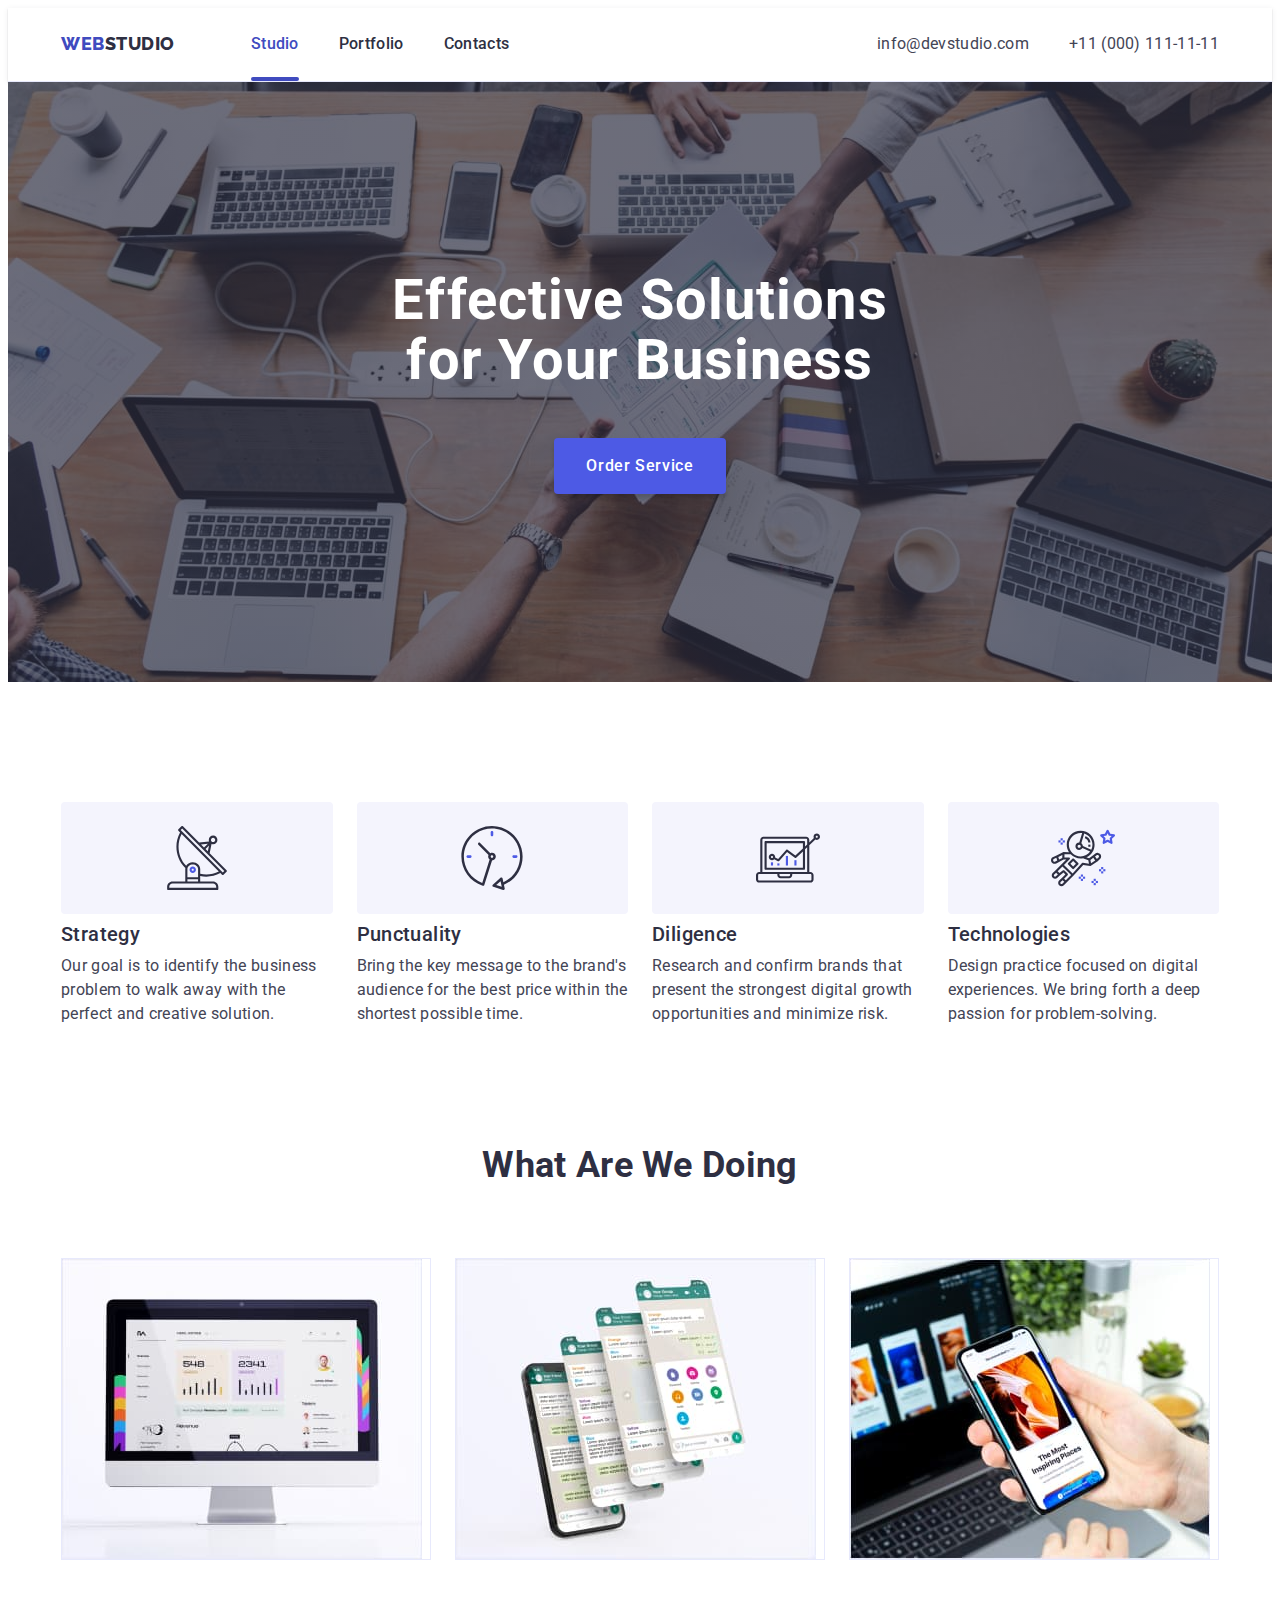
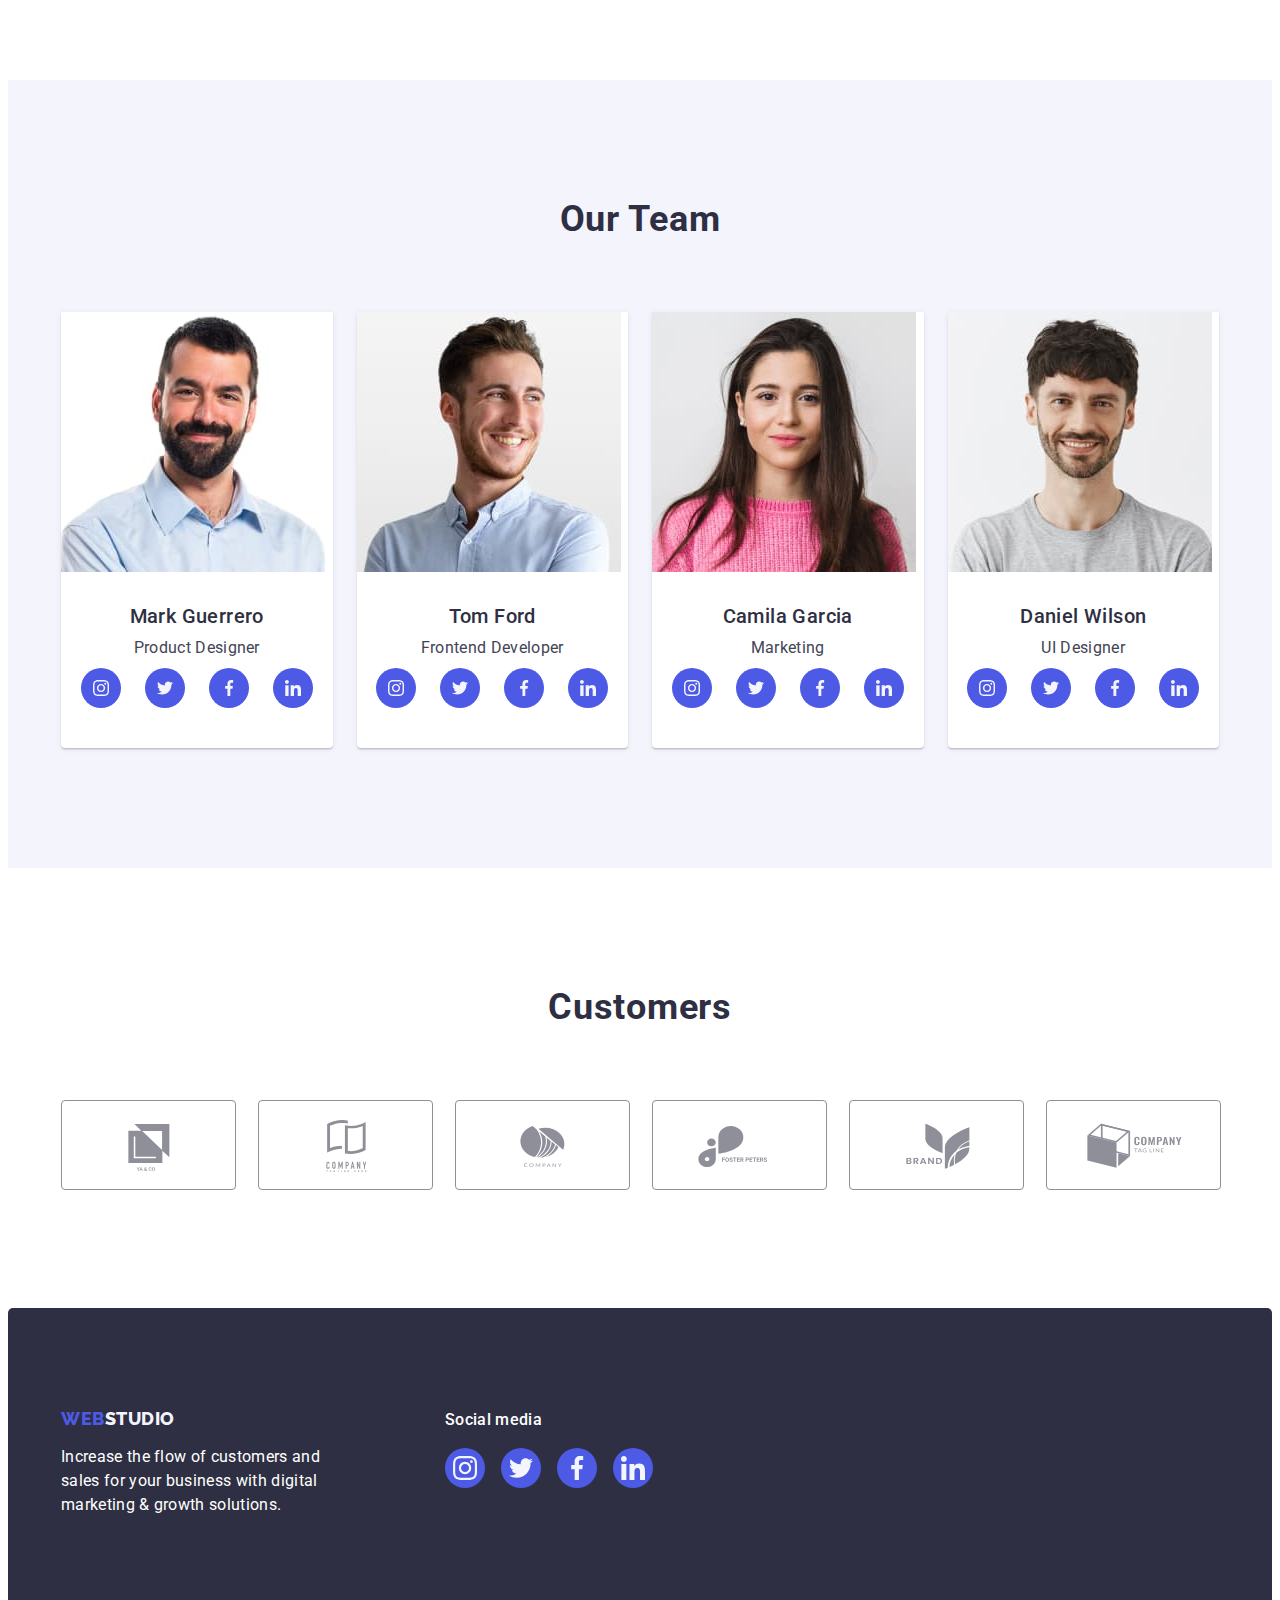
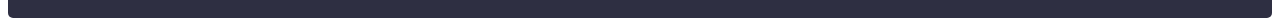
<file: index.html>
<!DOCTYPE html>
<html lang="en">
  <head>
    <meta charset="UTF-8" />
    <meta http-equiv="X-UA-Compatible" content="IE=edge" />
    <meta name="viewport" content="width=device-width, initial-scale=1.0" />
    <link rel="preconnect" href="https://fonts.googleapis.com" />
    <link rel="preconnect" href="https://fonts.gstatic.com" crossorigin />
    <link
      href="https://fonts.googleapis.com/css2?family=Raleway:wght@800&family=Roboto:wght@400;500;700;900&display=swap"
      rel="stylesheet"
    />

    <link
      rel="stylesheet"
      href="https://cdnjs.cloudflare.com/ajax/libs/modern-normalize/2.0.0/modern-normalize.min.css"
      integrity="sha512-4xo8blKMVCiXpTaLzQSLSw3KFOVPWhm/TRtuPVc4WG6kUgjH6J03IBuG7JZPkcWMxJ5huwaBpOpnwYElP/m6wg=="
      crossorigin="anonymous"
      referrerpolicy="no-referrer"
    />
    <link rel="stylesheet" href="./css/styles.css" />
    <title>Document</title>
  </head>
  <body>
    <header class="top-line">
      <div class="container top-conteiner">
        <nav class="nav-main list">
          <a class="main-logo link" href="./index.html">
            Web<span class="main-logotype">Studio</span></a
          >
          <ul class="top-line-nav list">
            <li>
              <a class="top-studio current link" href="./index.html">Studio</a>
            </li>
            <li>
              <a class="top-studio link test" href="./portfolio.html"
                >Portfolio</a
              >
            </li>
            <li><a class="top-studio link" href="">Contacts</a></li>
          </ul>
        </nav>

        <address class="address">
          <ul class="contacts-us list">
            <li>
              <a class="top-studio link" href="mailto:info@devstudio.com"
                >info@devstudio.com</a
              >
            </li>
            <li>
              <a class="top-studio link" href="tel:+110001111111"
                >+11 (000) 111-11-11</a
              >
            </li>
          </ul>
        </address>
      </div>
    </header>
    <main>
      <section class="main-title">
        <div class="container conteiner-button">
          <h1 class="main-title-text">Effective Solutions for Your Business</h1>
          <button class="button-main link" type="button" data-modal-open>
            Order Service
          </button>
        </div>
      </section>
      <!-- SECTION MAIN ABOUT -->
      <section class="main-about">
        <div class="container main-container">
          <h2 class="main visually-hidden" hidden>section 2</h2>
          <ul class="about-us list">
            <li class="main-description">
              <div class="strategy-item">
                <svg class="strategy-icon" width="64" height="64">
                  <use href="./images/icons.svg#icon-antenna1"></use>
                </svg>
              </div>
              <h3 class="list-text">Strategy</h3>
              <p class="text-description">
                Our goal is to identify the business problem to walk away with
                the perfect and creative solution.
              </p>
            </li>
            <li class="main-description">
              <div class="strategy-item">
                <svg class="strategy-icon" width="64" height="64">
                  <use href="./images/icons.svg#icon-clock-1"></use>
                </svg>
              </div>
              <h3 class="list-text">Punctuality</h3>
              <p class="text-description">
                Bring the key message to the brand's audience for the best price
                within the shortest possible time.
              </p>
            </li>
            <li class="main-description">
              <div class="strategy-item">
                <svg class="strategy-icon" width="64" height="64">
                  <use href="./images/icons.svg#icon-diagram-1"></use>
                </svg>
              </div>
              <h3 class="list-text">Diligence</h3>
              <p class="text-description">
                Research and confirm brands that present the strongest digital
                growth opportunities and minimize risk.
              </p>
            </li>
            <li class="main-description">
              <div class="strategy-item">
                <svg class="strategy-icon" width="64" height="64">
                  <use href="./images/icons.svg#icon-astronaut-1"></use>
                </svg>
              </div>
              <h3 class="list-text">Technologies</h3>
              <p class="text-description">
                Design practice focused on digital experiences. We bring forth a
                deep passion for problem-solving.
              </p>
            </li>
          </ul>
        </div>
      </section>
      <!--SECTION3 -->
      <section class="doing-list">
        <div class="container">
          <h2 class="work-title">What Are We Doing</h2>
          <ul class="our-work list">
            <li class="our-work-pic">
              <img src="./images/image1.jpg" alt="img" width="360" />
            </li>
            <li class="our-work-pic">
              <img src="./images/image2.jpg" alt="img" width="360" />
            </li>
            <li class="our-work-pic">
              <img src="./images/image3.jpg" alt="img" width="360" />
            </li>
          </ul>
        </div>
      </section>
      <!--OUR TEAM -->
      <section class="team-list">
        <div class="container">
          <h2 class="team-photo">Our Team</h2>
          <ul class="team list">
            <li class="image-main">
              <img src="./images/image5.jpg" alt="man" width="264" />
              <div class="team-container">
                <h3 class="list-text text">Mark Guerrero</h3>
                <p class="text-description text">Product Designer</p>
                <ul class="list follow-list">
                  <li class="team-soc">
                    <a
                      href=""
                      class="team-soc-link link"
                      target="_blank"
                      rel="noopener noreferrer"
                    >
                      <svg class="team-soc-icon" width="16" height="16">
                        <use
                          href="./images/icons.svg#icon-instagram"
                        ></use></svg
                    ></a>
                  </li>
                  <li class="team-soc">
                    <a
                      href=""
                      class="team-soc-link link"
                      target="_blank"
                      rel="noopener noreferrer"
                    >
                      <svg class="team-soc-icon" width="16" height="16">
                        <use href="./images/icons.svg#icon-twitter"></use></svg
                    ></a>
                  </li>

                  <li class="team-soc">
                    <a
                      href=""
                      class="team-soc-link link"
                      target="_blank"
                      rel="noopener noreferrer"
                    >
                      <svg class="team-soc-icon" width="16" height="16">
                        <use href="./images/icons.svg#icon-facebook"></use></svg
                    ></a>
                  </li>
                  <li class="team-soc">
                    <a
                      href=""
                      class="team-soc-link link"
                      target="_blank"
                      rel="noopener noreferrer"
                    >
                      <svg class="team-soc-icon" width="16" height="16">
                        <use href="./images/icons.svg#icon-linkedin"></use></svg
                    ></a>
                  </li>
                </ul>
              </div>
            </li>
            <li class="image-main">
              <img src="./images/image6.jpg" alt="man" width="264" />
              <div class="team-container">
                <h3 class="list-text text">Tom Ford</h3>
                <p class="text-description text">Frontend Developer</p>
                <ul class="list follow-list">
                  <li class="team-soc">
                    <a
                      href=""
                      class="team-soc-link link"
                      target="_blank"
                      rel="noopener noreferrer"
                    >
                      <svg class="team-soc-icon" width="16" height="16">
                        <use
                          href="./images/icons.svg#icon-instagram"
                        ></use></svg
                    ></a>
                  </li>
                  <li class="team-soc">
                    <a
                      href=""
                      class="team-soc-link link"
                      target="_blank"
                      rel="noopener noreferrer"
                    >
                      <svg class="team-soc-icon" width="16" height="16">
                        <use href="./images/icons.svg#icon-twitter"></use></svg
                    ></a>
                  </li>
                  <li class="team-soc">
                    <a
                      href=""
                      class="team-soc-link link"
                      target="_blank"
                      rel="noopener noreferrer"
                    >
                      <svg class="team-soc-icon" width="16" height="16">
                        <use href="./images/icons.svg#icon-facebook"></use></svg
                    ></a>
                  </li>
                  <li class="team-soc">
                    <a
                      href=""
                      class="team-soc-link link"
                      target="_blank"
                      rel="noopener noreferrer"
                    >
                      <svg class="team-soc-icon" width="16" height="16">
                        <use href="./images/icons.svg#icon-linkedin"></use></svg
                    ></a>
                  </li>
                </ul>
              </div>
            </li>
            <li class="image-main">
              <img src="./images/image7.jpg" alt="woman" width="264" />
              <div class="team-container">
                <h3 class="list-text text">Camila Garcia</h3>
                <p class="text-description text">Marketing</p>
                <ul class="list follow-list">
                  <li class="team-soc">
                    <a
                      href=""
                      class="team-soc-link link"
                      target="_blank"
                      rel="noopener noreferrer"
                    >
                      <svg class="team-soc-icon" width="16" height="16">
                        <use
                          href="./images/icons.svg#icon-instagram"
                        ></use></svg
                    ></a>
                  </li>
                  <li class="team-soc">
                    <a
                      href=""
                      class="team-soc-link link"
                      target="_blank"
                      rel="noopener noreferrer"
                    >
                      <svg class="team-soc-icon" width="16" height="16">
                        <use href="./images/icons.svg#icon-twitter"></use></svg
                    ></a>
                  </li>

                  <li class="team-soc">
                    <a
                      href=""
                      class="team-soc-link link"
                      target="_blank"
                      rel="noopener noreferrer"
                    >
                      <svg class="team-soc-icon" width="16" height="16">
                        <use href="./images/icons.svg#icon-facebook"></use></svg
                    ></a>
                  </li>
                  <li class="team-soc">
                    <a
                      href=""
                      class="team-soc-link link"
                      target="_blank"
                      rel="noopener noreferrer"
                    >
                      <svg class="team-soc-icon" width="16" height="16">
                        <use href="./images/icons.svg#icon-linkedin"></use></svg
                    ></a>
                  </li>
                </ul>
              </div>
            </li>
            <li class="image-main">
              <img src="./images/image8.jpg" alt="man" width="264" />
              <div class="team-container">
                <h3 class="list-text text">Daniel Wilson</h3>
                <p class="text-description text">UI Designer</p>
                <ul class="list follow-list">
                  <li class="team-soc">
                    <a
                      href=""
                      class="team-soc-link link"
                      target="_blank"
                      rel="noopener noreferrer"
                    >
                      <svg class="team-soc-icon" width="16" height="16">
                        <use
                          href="./images/icons.svg#icon-instagram"
                        ></use></svg
                    ></a>
                  </li>

                  <li class="team-soc">
                    <a
                      href=""
                      class="team-soc-link link"
                      target="_blank"
                      rel="noopener noreferrer"
                    >
                      <svg class="team-soc-icon" width="16" height="16">
                        <use href="./images/icons.svg#icon-twitter"></use></svg
                    ></a>
                  </li>
                  <li class="team-soc">
                    <a
                      href=""
                      class="team-soc-link link"
                      target="_blank"
                      rel="noopener noreferrer"
                    >
                      <svg class="team-soc-icon" width="16" height="16">
                        <use href="./images/icons.svg#icon-facebook"></use></svg
                    ></a>
                  </li>
                  <li class="team-soc">
                    <a
                      href=""
                      class="team-soc-link link"
                      target="_blank"
                      rel="noopener noreferrer"
                    >
                      <svg class="team-soc-icon" width="16" height="16">
                        <use href="./images/icons.svg#icon-linkedin"></use></svg
                    ></a>
                  </li>
                </ul>
              </div>
            </li>
          </ul>
        </div>
      </section>

      <section class="section customers-section">
        <div class="container customers-container">
          <h2 class="customers-title">Customers</h2>
          <ul class="list customers-list">
            <li class="customers-item">
              <a
                href=""
                class="customers-link link"
                target="_blank"
                rel="noopener noreferrer"
                ><svg class="customers-icons" width="104" height="56">
                  <use href="./images/icons.svg#icon-union"></use></svg
              ></a>
            </li>
            <li class="customers-item">
              <a
                href=""
                class="customers-link link"
                target="_blank"
                rel="noopener noreferrer"
                ><svg class="customers-icons" width="104" height="56">
                  <use href="./images/icons.svg#icon-group"></use></svg
              ></a>
            </li>
            <li class="customers-item">
              <a
                href=""
                class="customers-link link"
                target="_blank"
                rel="noopener noreferrer"
                ><svg class="customers-icons" width="104" height="56">
                  <use href="./images/icons.svg#icon-group1"></use></svg
              ></a>
            </li>
            <li class="customers-item">
              <a
                href=""
                class="customers-link link"
                target="_blank"
                rel="noopener noreferrer"
                ><svg class="customers-icons" width="104" height="56">
                  <use href="./images/icons.svg#icon-group2"></use></svg
              ></a>
            </li>
            <li class="customers-item">
              <a
                href=""
                class="customers-link link"
                target="_blank"
                rel="noopener noreferrer"
                ><svg class="customers-icons" width="104" height="56">
                  <use href="./images/icons.svg#icon-group3"></use></svg
              ></a>
            </li>
            <li class="customers-item">
              <a
                href=""
                class="customers-link link"
                target="_blank"
                rel="noopener noreferrer"
                ><svg class="customers-icons" width="104" height="56">
                  <use href="./images/icons.svg#icon-group4"></use></svg
              ></a>
            </li>
          </ul>
        </div>
      </section>
    </main>

    <footer class="foot">
      <div class="container footer-container">
        <div class="footer-log">
          <a class="footer-logo link" href="./index.html">
            Web<span class="footer-logotype">Studio</span></a
          >
          <p class="foot-par">
            Increase the flow of customers and sales for your business with
            digital marketing & growth solutions.
          </p>
        </div>
        <div class="footer-social-container">
          <p class="footer-social-text">Social media</p>
          <ul class="list footer-follow-list">
            <li class="footer-soc">
              <a
                href=""
                class="footer-soc-link link"
                target="_blank"
                rel="noopener noreferrer"
              >
                <svg class="footer-soc-icon" width="24" height="24">
                  <use href="./images/icons.svg#icon-instagram"></use></svg
              ></a>
            </li>

            <li class="footer-soc">
              <a
                href=""
                class="footer-soc-link link"
                target="_blank"
                rel="noopener noreferrer"
              >
                <svg class="footer-soc-icon" width="24" height="24">
                  <use href="./images/icons.svg#icon-twitter"></use></svg
              ></a>
            </li>
            <li class="footer-soc">
              <a
                href=""
                class="footer-soc-link link"
                target="_blank"
                rel="noopener noreferrer"
              >
                <svg class="footer-soc-icon" width="24" height="24">
                  <use href="./images/icons.svg#icon-facebook"></use></svg
              ></a>
            </li>
            <li class="footer-soc">
              <a
                href=""
                class="footer-soc-link link"
                target="_blank"
                rel="noopener noreferrer"
                ><svg class="footer-soc-icon" width="24" height="24">
                  <use href="./images/icons.svg#icon-linkedin"></use></svg
              ></a>
            </li>
          </ul>
        </div>
      </div>
    </footer>
    <div class="window is-hidden" data-modal>
      <div class="modal-window">
        <button type="button" class="modal-close-button" data-modal-close>
          <svg width="8" height="8" class="modal-close-button-icon">
            <use href="./images/icons.svg#icon-modal-bg"></use>
          </svg>
        </button>
      </div>
    </div>
    <script src="./js/modal.js"></script>
  </body>
</html>
</file>
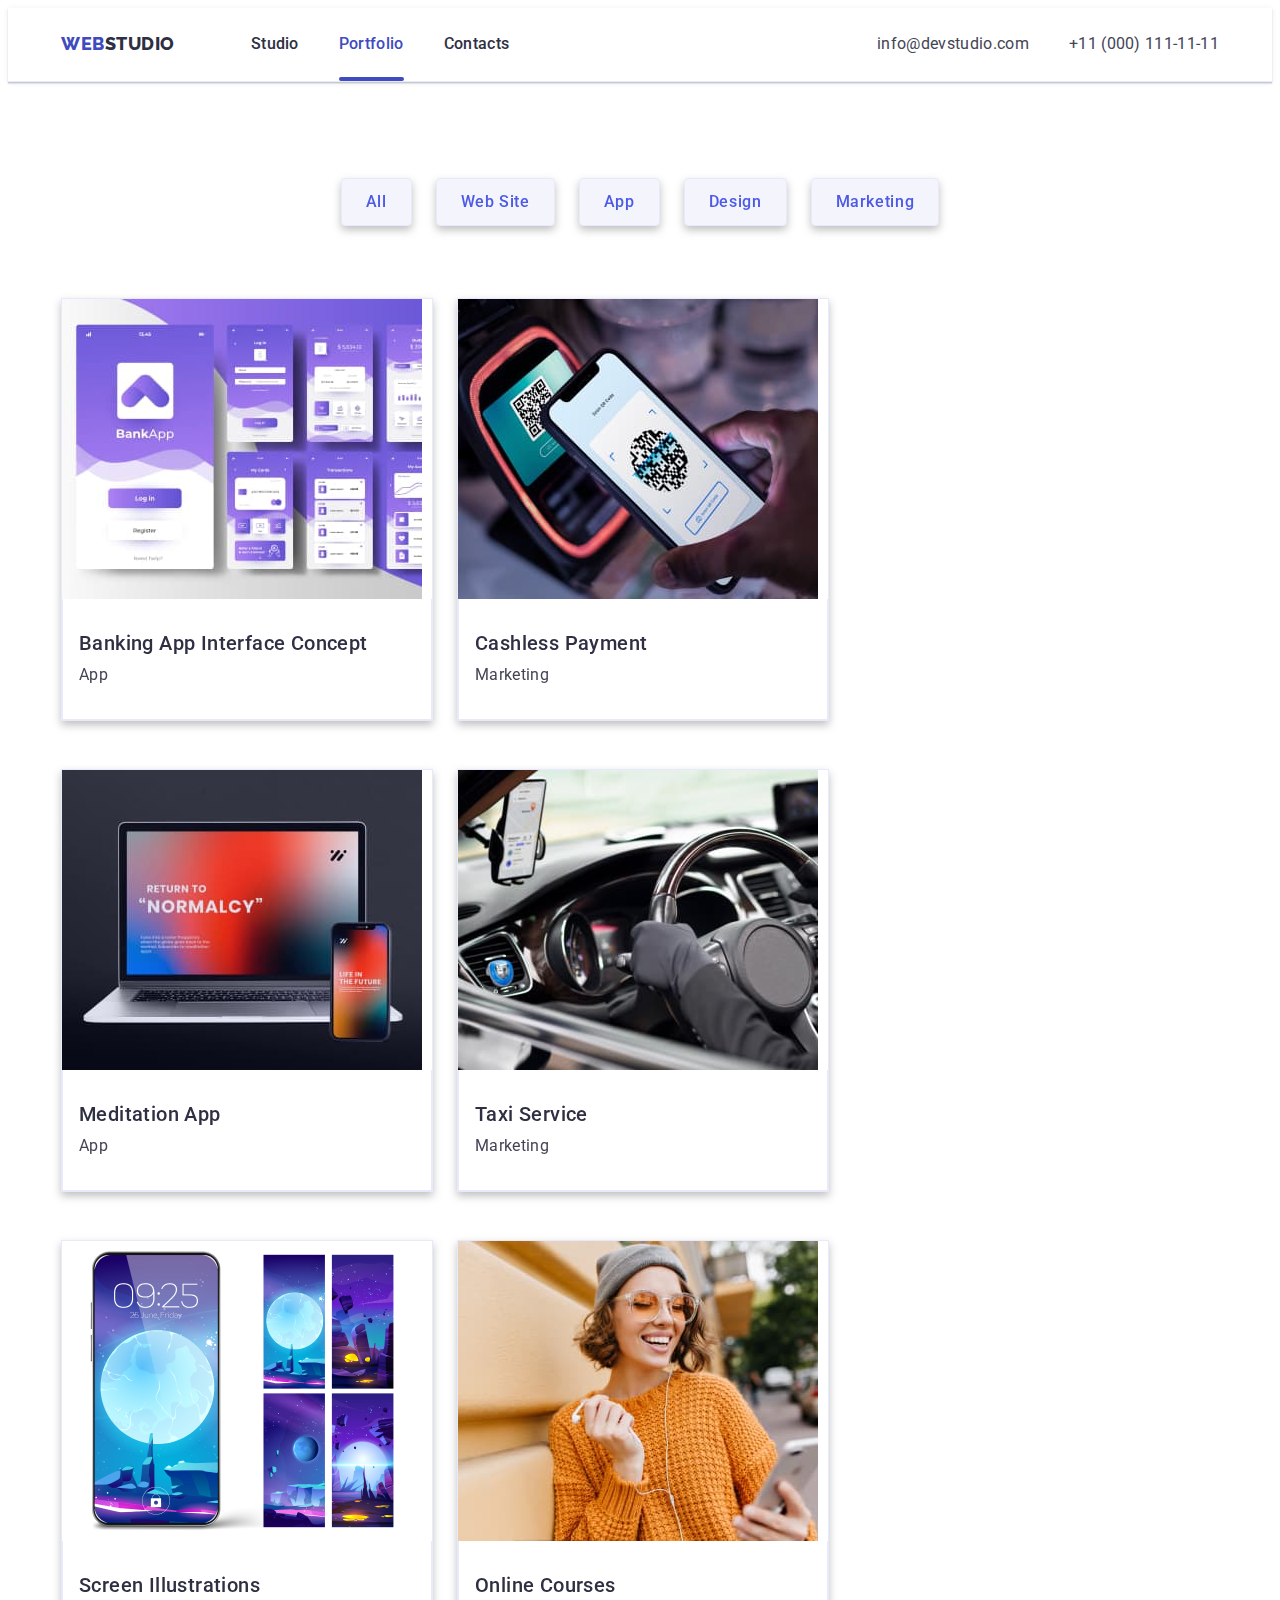
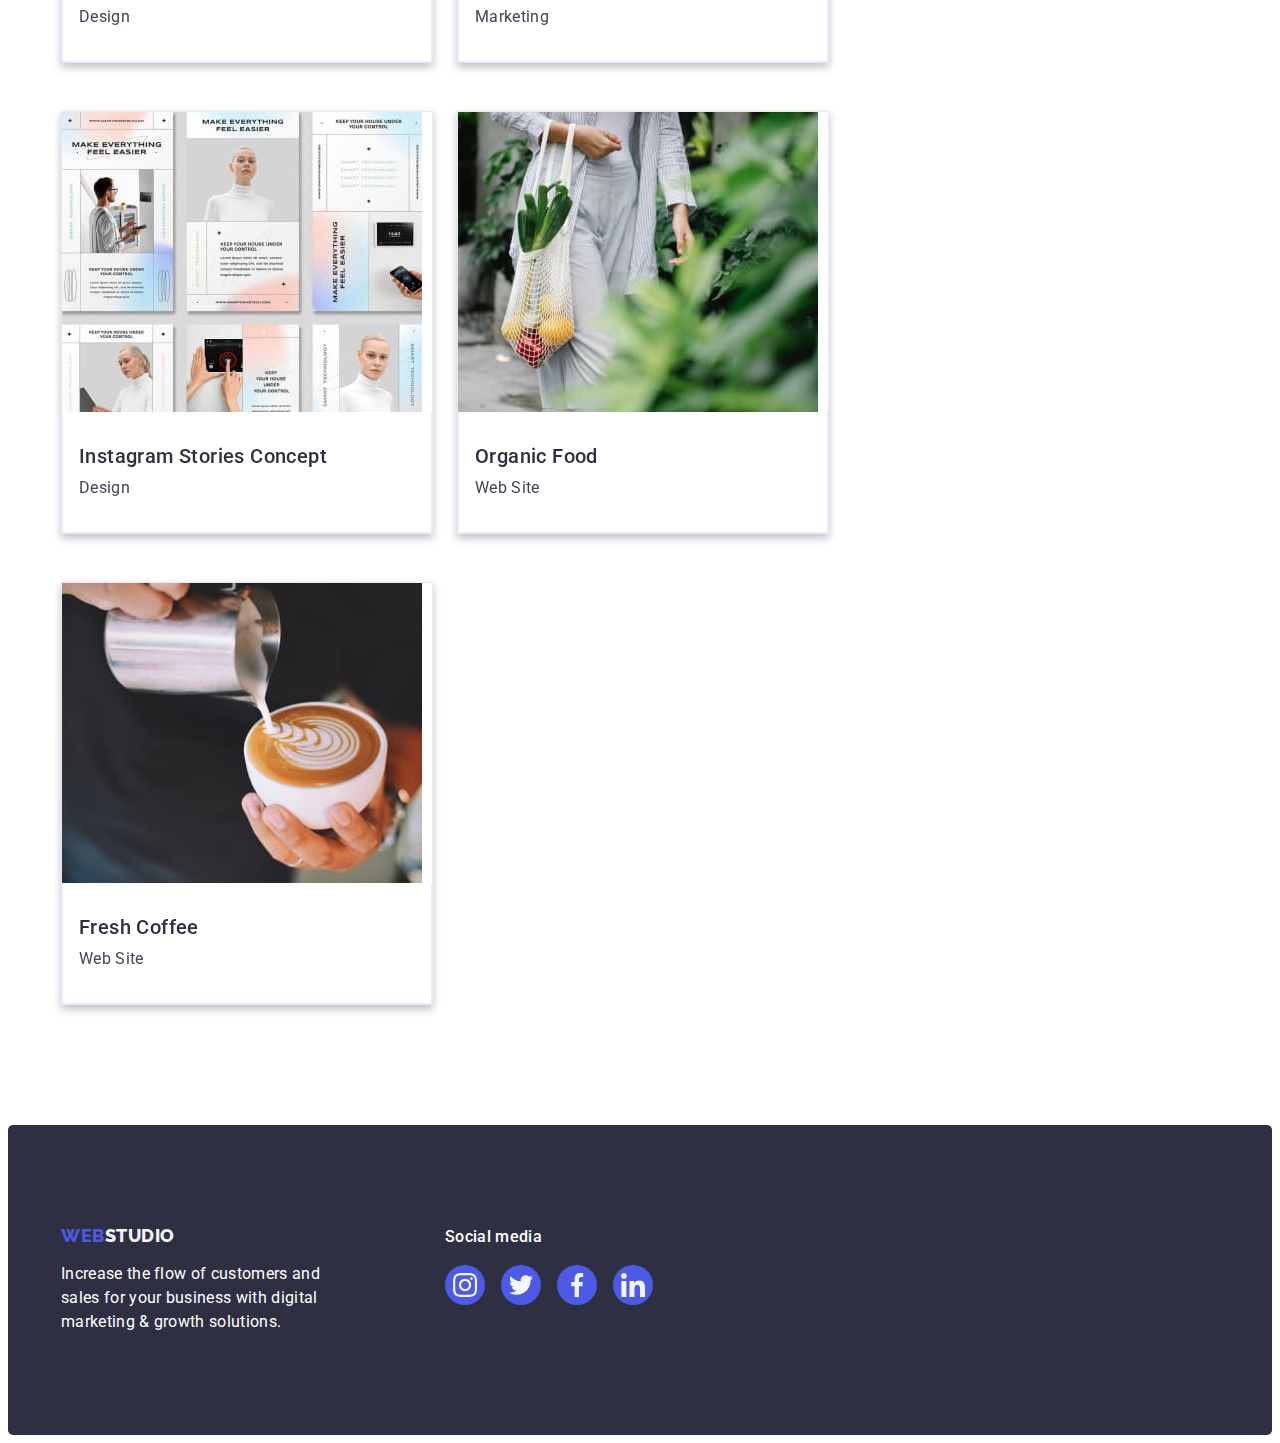
<file: portfolio.html>
<!DOCTYPE html>
<html lang="en">
  <head>
    <meta charset="UTF-8" />
    <meta http-equiv="X-UA-Compatible" content="IE=edge" />
    <meta name="viewport" content="width=device-width, initial-scale=1.0" />
    <title>Document</title>

    <link rel="preconnect" href="https://fonts.googleapis.com" />
    <link rel="preconnect" href="https://fonts.gstatic.com" crossorigin />
    <link rel="preconnect" href="https://fonts.googleapis.com" />
    <link rel="preconnect" href="https://fonts.gstatic.com" crossorigin />
    <link
      href="https://fonts.googleapis.com/css2?family=Raleway:wght@800&family=Roboto:wght@400;500;700&display=swap"
      rel="stylesheet"
    />
    <link
      rel="stylesheet"
      href="https://cdnjs.cloudflare.com/ajax/libs/modern-normalize/2.0.0/modern-normalize.min.css"
      integrity="sha512-4xo8blKMVCiXpTaLzQSLSw3KFOVPWhm/TRtuPVc4WG6kUgjH6J03IBuG7JZPkcWMxJ5huwaBpOpnwYElP/m6wg=="
      crossorigin="anonymous"
      referrerpolicy="no-referrer"
    />
    <link rel="stylesheet" href="./css/styles.css" />
  </head>
  <body>
    <header class="top-line">
      <div class="container top-conteiner">
        <nav class="nav-main list">
          <a class="main-logo link" href="./index.html">
            Web<span class="main-logotype">Studio</span></a
          >
          <ul class="top-line-nav list">
            <li>
              <a class="top-studio  link " href="./index.html">Studio</a>
            </li>
            <li>
              <a class="top-studio current link test" href="./portfolio.html"
                >Portfolio</a
              >
            </li>
            <li><a class="top-studio  link " href="">Contacts</a></li>
          </ul>
        </nav>

        <address class="address">
          <ul class="contacts-us list">
            <li>
              <a class="top-studio link" href="mailto:info@devstudio.com"
                >info@devstudio.com</a
              >
            </li>
            <li>
              <a class="top-studio link" href="tel:+110001111111"
                >+11 (000) 111-11-11</a
              >
            </li>
          </ul>
        </address>
      </div>
    </header>
    <!-- MAIN -->

    <main>
      <section class="main-section">
        <div class="container">
          <h1 hidden>Section1</h1>
          <ul class="filter-button list">
            <li><button type="button" class="button-port">All</button></li>
            <li><button type="button" class="button-port">Web Site</button></li>
            <li><button type="button" class="button-port">App</button></li>
            <li><button type="button" class="button-port">Design</button></li>
            <li>
              <button type="button" class="button-port">Marketing</button>
            </li>
          </ul>

          <!-- Our progects -->

          <ul class="our-projects list">
            <li class="images link">
              <a class="image-link link" href="./images/image9.jpg">
                <div class="images-overlay">
                  <img src="./images/image9.jpg" alt="app" width="360" />
                  <p class="overlay">
                    14 Stylish and User-Friendly App Design Concepts · Task
                    Manager App · Calorie Tracker App · Exotic Fruit Ecommerce
                    App · Cloud Storage App
                  </p>
                </div>

                <div class="pic-portfolio">
                  <h2 class="list-text">Banking App Interface Concept</h2>

                  <p class="text-description">App</p>
                </div></a
              >
            </li>
            <li class="images link">
              <a class="image-link link" href="">
                <div class="images-overlay">
                  <img src="./images/image10.jpg" alt="app" width="360" />
                  <p class="overlay">
                    14 Stylish and User-Friendly App Design Concepts · Task
                    Manager App · Calorie Tracker App · Exotic Fruit Ecommerce
                    App · Cloud Storage App
                  </p>
                </div>
                <div class="pic-portfolio">
                  <h2 class="list-text">Cashless Payment</h2>
                  <p class="text-description">Marketing</p>
                </div></a
              >
            </li>
            <li class="images link">
              <a class="image-link link" href="">
                <div class="images-overlay">
                  <img src="./images/image11.jpg" alt="app" width="360" />
                  <p class="overlay">
                    14 Stylish and User-Friendly App Design Concepts · Task
                    Manager App · Calorie Tracker App · Exotic Fruit Ecommerce
                    App · Cloud Storage App
                  </p>
                </div>
                <div class="pic-portfolio">
                  <h2 class="list-text">Meditation App</h2>
                  <p class="text-description">App</p>
                </div></a
              >
            </li>

            <li class="images link">
              <a class="image-link link" href="">
                <div class="images-overlay">
                  <img src="./images/image12.jpg" alt="app" width="360" />
                  <p class="overlay">
                    14 Stylish and User-Friendly App Design Concepts · Task
                    Manager App · Calorie Tracker App · Exotic Fruit Ecommerce
                    App · Cloud Storage App
                  </p>
                </div>
                <div class="pic-portfolio">
                  <h2 class="list-text">Taxi Service</h2>
                  <p class="text-description">Marketing</p>
                </div></a
              >
            </li>
            <li class="images link">
              <a class="image-link link" href="">
                <div class="images-overlay">
                  <img src="./images/image13.jpg" alt="app" width="360" />
                  <p class="overlay">
                    14 Stylish and User-Friendly App Design Concepts · Task
                    Manager App · Calorie Tracker App · Exotic Fruit Ecommerce
                    App · Cloud Storage App
                  </p>
                </div>
                <div class="pic-portfolio">
                  <h2 class="list-text">Screen Illustrations</h2>
                  <p class="text-description">Design</p>
                </div></a
              >
            </li>
            <li class="images link">
              <a class="image-link link" href="">
                <div class="images-overlay">
                  <img src="./images/image14.jpg" alt="app" width="360" />
                  <p class="overlay">
                    14 Stylish and User-Friendly App Design Concepts · Task
                    Manager App · Calorie Tracker App · Exotic Fruit Ecommerce
                    App · Cloud Storage App
                  </p>
                </div>
                <div class="pic-portfolio">
                  <h2 class="list-text">Online Courses</h2>
                  <p class="text-description">Marketing</p>
                </div></a
              >
            </li>

            <li class="images link">
              <a class="image-link link" href="./images/image15.jpg">
                <div class="images-overlay">
                  <img src="./images/image15.jpg" alt="app" width="360" />
                  <p class="overlay">
                    14 Stylish and User-Friendly App Design Concepts · Task
                    Manager App · Calorie Tracker App · Exotic Fruit Ecommerce
                    App · Cloud Storage App
                  </p>
                </div>
                <div class="pic-portfolio">
                  <h2 class="list-text">Instagram Stories Concept</h2>
                  <p class="text-description">Design</p>
                </div></a
              >
            </li>
            <li class="images link">
              <a class="image-link link" href="./images/image16.jpg">
                <div class="images-overlay">
                  <img src="./images/image16.jpg" alt="app" width="360" />
                  <p class="overlay">
                    14 Stylish and User-Friendly App Design Concepts · Task
                    Manager App · Calorie Tracker App · Exotic Fruit Ecommerce
                    App · Cloud Storage App
                  </p>
                </div>
                <div class="pic-portfolio">
                  <h2 class="list-text">Organic Food</h2>
                  <p class="text-description">Web Site</p>
                </div></a
              >
            </li>
            <li class="images link">
              <a class="image-link link" href="./images/image17.jpg">
                <div class="images-overlay">
                  <img src="./images/image17.jpg" alt="app" width="360" />
                  <p class="overlay">
                    14 Stylish and User-Friendly App Design Concepts · Task
                    Manager App · Calorie Tracker App · Exotic Fruit Ecommerce
                    App · Cloud Storage App
                  </p>
                </div>
                <div class="pic-portfolio">
                  <h2 class="list-text">Fresh Coffee</h2>
                  <p class="text-description">Web Site</p>
                </div></a
              >
            </li>
          </ul>
        </div>
      </section>
    </main>
    <!-- Footer -->
    <footer class="foot">
      <div class="container footer-container">
        <div class="footer-log">
          <a class="footer-logo link" href="./index.html">
            Web<span class="footer-logotype">Studio</span></a
          >
          <p class="foot-par">
            Increase the flow of customers and sales for your business with
            digital marketing & growth solutions.
          </p>
        </div>
        <div class="footer-social-container">
          <p class="footer-social-text">Social media</p>
          <ul class="list footer-follow-list">
            <li class="footer-soc">
              <a
                href=""
                class="footer-soc-link link"
                target="_blank"
                rel="noopener noreferrer"
              >
                <svg class="footer-soc-icon" width="24" height="24">
                  <use href="./images/icons.svg#icon-instagram"></use></svg
              ></a>
            </li>

            <li class="footer-soc">
              <a
                href=""
                class="footer-soc-link link"
                target="_blank"
                rel="noopener noreferrer"
              >
                <svg class="footer-soc-icon" width="24" height="24">
                  <use href="./images/icons.svg#icon-twitter"></use></svg
              ></a>
            </li>
            <li class="footer-soc">
              <a
                href=""
                class="footer-soc-link link"
                target="_blank"
                rel="noopener noreferrer"
              >
                <svg class="footer-soc-icon" width="24" height="24">
                  <use href="./images/icons.svg#icon-facebook"></use></svg
              ></a>
            </li>
            <li class="footer-soc">
              <a
                href=""
                class="footer-soc-link link"
                target="_blank"
                rel="noopener noreferrer"
                ><svg class="footer-soc-icon" width="24" height="24">
                  <use href="./images/icons.svg#icon-linkedin"></use></svg
              ></a>
            </li>
          </ul>
        </div>
      </div>
    </footer>
    <script src="./js/modal.js"></script>
  </body>
</html>
</file>
<file: css/styles.css>
/* ul,
ol {
    list-style: none;
}  скинули маркери на усі списки*/
/* #2E2F42 -заголовки #434455 - опис */
/* відкрити закриті папки файли
main-logo
footer-logo  */

.text {
  text-align: center;
}

.title-text {
  font-family: 'Roboto' sans-serif;
  font-size: 36px;
  line-height: 1.12;
  color: var(--header-color);
}

.list-text {
  font-family: 'Roboto' sans-serif;
  font-weight: 500;
  font-size: 20px;
  line-height: 1.2;
  letter-spacing: 0.02em;
  color: var(--text-navy-color);

}


.text-description {
  font-family: 'Roboto' sans-serif;
  font-size: 16px;
  line-height: 1.5;
  letter-spacing: 0.02em;
  color: var(--text-slate-color);

}

.text-footer {
  font-family: 'Roboto' sans-serif;
  font-size: 16px;
  line-height: 1.5;
  letter-spacing: 0.02em;
  color: #F4F4FD;
}


/* -- */
:root {
  --header-color: #2E2F42;
  --background-color: #FFFFFF;
  --text-navy-color: #2E2F42;
  --text-slate-color: #434455;
  --text-cloud-color: #F4F4FD;
  --text-iris-color: #4D5AE5;
  --text-ocean-color: #404BBF;
  --button-color: #e7e9fc;
  --customers-color: #8e8f99;
  --footer-green-color: #31D0AA;
  --transition-duration: 250ms;
  --transition-timing-function: cubic-bezier(0.4, 0, 0.2, 1);
}

a:link {
  text-decoration: none;
}

body {
  font-family: 'Roboto', sans-serif;
  color: #434455;
  background-color: var(--background-color);
  letter-spacing: 0.02em;
  text-decoration: none;

}

.p {
  color: #434455;
  font-family: 'Roboto' sans-serif;
  font-size: 16px;
  line-height: 1.5;
  letter-spacing: 0.02em;
  text-align: center;

}

p,
h1,
h2,
h3,
h4,
h5,
h6 {
  margin: 0;
}

ul,
ol {
  margin: 0;
  padding: 0;
}

img {
  display: block;
  max-width: 100%;
  height: auto;
}

.link {
  text-decoration: none;
  display: block;
}

.list {
  list-style: none;
  display: flex;

}

.team-list {
  background-color: #F4F4FD;

}

.container {

  width: 1158px;
  padding: 0 15px;
  margin: 0 auto;


}


/*-------- INDEX */


.top-line {
  border-bottom: 1px solid #e7e9fc;
}

.top-conteiner {
  display: flex;
  align-items: center;
  justify-content: space-between;

}

.nav-main {
  display: flex;
  align-items: center;
}

.contacts-us a {
  text-decoration: none;
}

.nav-main {
  font-family: "Roboto", sans-serif;
  font-weight: 500;
  font-size: 18px;
  line-height: 1.17;
  letter-spacing: 0.03em;
  color: #4D5AE5;
}

.main-logo {
  font-family: 'Raleway', sans-serif;
  font-weight: 800;
  font-size: 18px;
  line-height: 1.17;
  letter-spacing: 0.03em;
  text-transform: uppercase;
  color: #4D5AE5;
}

.main-logo {
  margin-right: 76px;
  padding: 24px 0;
  color: #404BBF;

}

.main-title {
  margin: 0 auto;
}


.main-logotype {
  color: #2E2F42;
}

.address {
  font-style: normal;
  align-items: center;
  margin-left: auto;
  /* padding: 24px 0; */
  display: flex;

}

.top-conteiner {
  border-bottom: 1px solid var(--background-color);
}

.top-line {
  box-shadow: 0px 2px 1px rgba(46, 47, 66, 0.08), 0px 1px 1px rgba(46, 47, 66, 0.16), 0px 1px 6px rgba(46, 47, 66, 0.08);
  ;
}

/* .top-line-nav a {
  color: #2E2F42;
  list-style: none;
  font-family: 'Roboto', sans-serif;
  font-weight: 500;
  font-size: 16px;
  line-height: 1.5;
  letter-spacing: 0.02em;

  color: #2E2F42;


} */

.top-line-nav {

  list-style: none;
  color: #2E2F42;
  font-family: 'Roboto', sans-serif;
  font-weight: 500;
  font-size: 16px;
  line-height: 1.5;
  letter-spacing: 0.02em;



}

.top-line-nav {
  display: flex;
  align-items: center;
  gap: 40px;

}

.top-studio {
  padding: 24px 0;
  font-family: 'Roboto', sans-serif;
  font-weight: 500;
  font-size: 16px;
  line-height: 1.5;
  letter-spacing: 0.02em;
  color: #2E2F42;
  transition: color var(--transition-duration) var(--transition-timing-function);
  position: relative;

}

.top-studio.current {
  color: #404bbf;
}


.top-studio.current::after {
  content: "";
  position: absolute;
  width: 100%;
  height: 4px;
  left: 0;
  bottom: -1px;
  background-color: var(--text-ocean-color);
  border-radius: 2px;
  color: #404BBF;


}

.top-line-nav a:hover,
.top-line-nav a:focus {
  color: #404BBF;
}

/* .top-studio.test::before {

    pointer-events: auto;
  } */





.contacts-us a:hover,
.contacts-us a:focus {
  color: #404BBF;
}

.contacts-us a {
  color: #434455;
  list-style: none;
  font-family: 'Roboto', sans-serif;
  line-height: 1.5;
  letter-spacing: 0.02em;
  font-weight: 400;
  font-size: 16px;
  letter-spacing: 0.02em;
}

.contacts-us {
  display: flex;
  gap: 40px;
  list-style: none;
  align-items: center;
}

/* ---------------SECTION 2----------------------- */

.visually-hidden {
  position: absolute;
  width: 1px;
  height: 1px;
  margin: -1px;
  border: 0;
  padding: 0;
  white-space: nowrap;
  clip-path: inset(100%);
  clip: rect(0 0 0 0);
  overflow: hidden;
}

.container-button {
  align-items: center;
  display: flex;
  flex-direction: column;
  margin: 0;
}

.main-about {

  padding: 188px 0;

}

.strategy-item {
  display: flex;
  align-items: center;
  justify-content: center;
  height: 112px;
  background-color: #f4f4fd;
  border-radius: 4px;
  margin-bottom: 8px;

}

.main-title {
  display: flex;
  background-color: #2E2F42;
  /* margin: 0 auto; */
  padding: 188px 0;
  flex-direction: column;
  align-items: center;
  max-width: 1440px;
  background-position: center;

}

.main-title {
  background-image: linear-gradient(rgba(46, 47, 66, 0.7), rgba(46, 47, 66, 0.7)), url(../images/people.jpg);
  background-repeat: no-repeat;
  position: center;
  background-size: cover;
}

.main-title-text {
  color: #FFFFFF;
  font-family: 'Roboto', sans-serif;
  font-size: 56px;
  line-height: 1.07;
  text-align: center;
  letter-spacing: 0.02em;
  margin: 0 auto;
  line-height: 60px;
  margin-bottom: 48px;
  max-width: 496px;

}

.main-title-section {
  /* max-width: 496px;
  flex-grow: 1; */
  margin: 0 auto;

}

.button-main {
  font-family: 'Roboto', sans-serif;
  color: #FFFFFF;
  text-decoration: none;
  font-weight: 500;
  font-size: 16px;
  line-height: 1.5;
  letter-spacing: 0.04em;
  background-color: #4D5AE5;
  cursor: pointer;

  height: 56px;
  align-items: center;
  min-width: 169px;
  border: none;
  border-radius: 4px;
  padding: 16px 32px;
  gap: 10px;
  box-shadow: 0px 4px 4px rgba(0, 0, 0, 0.15);
  display: block;
  margin: 0 auto;

}

.button-main {
  transition: background-color 250ms cubic-bezier(0.4, 0, 0.2, 1);
}

.button-main:hover,
.button-main:focus {
  background-color: #404BBF
}

.main-title {
  display: flex;
}

.main-about p {
  font-family: 'Roboto', sans-serif;
  font-size: 16px;
  line-height: 1.5;
  letter-spacing: 0.02em;
  color: #434455;
}

.main-about {
  padding-top: 123px;
  padding-bottom: 185px;
  padding: 120px 0
}

.about-us {
  margin: 0;
  padding: 0;
}

.main-description {
  width: calc((100% - 72px) / 4);
}

.about-us {
  display: flex;
  align-items: center;
  gap: 24px;
}

.list-text {
  margin-bottom: 8px;

}

.about-us li {
  display: inline;
  padding: 0px;
  gap: 8px;
  flex-direction: column;
  color: #2E2F42;

  font-size: 20px;
  line-height: 1.2;

}

/* SECTION 3 */
.doing-list {

  padding-bottom: 120px;
}

.work-title {
  font-size: 36px;
  line-height: 1.11;
  text-align: center;
  text-transform: capitalize;
  color: var(--header-color);
  margin-bottom: 72px;

}

.our-work {
  display: flex;
  align-items: center;
  gap: 24px;

}

.our-work {
  margin: 0;
  padding: 0;
}

.our-work-pic {
  width: calc((100% - 48px) / 3);
}

/* SECTION TEAM */

.team-photo {
  margin-bottom: 72px;
}

.team-list {
  padding: 120px 0;

}

.team {
  display: flex;
  gap: 24px;
}

.team {
  margin: 0;
  padding: 0;

}

.image-main {

  width: calc((100% - 72px) / 4);
  background-color: var(--background-color);
  border-radius: 0px 0px 4px 4px;
  box-shadow: 0px 1px 6px rgba(46, 47, 66, 0.08),
    0px 1px 1px rgba(46, 47, 66, 0.16),
    0px 2px 1px rgba(46, 47, 66, 0.08);

}

.image-main:hover,
.image-main:focus {

  box-shadow: 0px 1px 6px rgba(46, 47, 66, 0.08), 0px 1px 1px rgba(46, 47, 66, 0.16), 0px 2px 1px rgba(46, 47, 66, 0.08);
}

.team-list p {
  font-family: 'Roboto', sans-serif;
}

.team-photo {
  font-size: 36px;
  line-height: 1.11;
  text-align: center;
  text-transform: capitalize;
  color: var(--header-color);
  letter-spacing: 0.02em;

}

.team-container {
  padding: 32px 16px;
}

.our-work li {
  display: flex;
  text-decoration: none;
  font-family: 'Roboto' sans-serif;
  color: #2E2F42;
  display: inline-block;

  border: 1px solid #E7E9FC;
}


.team li {
  display: inline-flex;
  text-decoration: none;
  font-family: 'Roboto' sans-serif;
  color: #2E2F42;
  display: inline-block;
}



.follow-list {
  display: flex;
  justify-content: center;
  gap: 24px;
  margin: 8px;
}

.team-soc {
  width: 40px;
  height: 40px;


}

/* .team-soc-link {
  width: 100%;
  height: 100%;
  background-color: #4D5AE5;
  border-radius: 50%;
  display: flex;
  margin-top: 8px;
} */

.team-soc-link {
  width: 40px;
  height: 40px;
  border-radius: 50%;
  display: flex;
  background-color: var(--text-iris-color);
  align-items: center;
  justify-content: center;
  transition: background-color 250ms cubic-bezier(0.4, 0, 0.2, 1);

}

.team-soc-link:hover,
.team-soc-link:focus {
  background-color: var(--text-ocean-color);
}

.team-soc-icon {
  width: 16px;
  height: 16px;
  fill: var(--text-cloud-color);
  align-items: center;
}

/* .team-soc-icon {
  transition: background-color 250ms cubic-bezier(0.4, 0, 0.2, 1);
} */

.icon {
  display: inline-block;
  width: 1em;
  height: 1em;
  stroke-width: 0;
  stroke: currentColor;
  fill: currentColor;
}






/* CUSTOMERS */

.customers-section {
  padding-top: 120px;
  padding-bottom: 120px;
}

.customers-title {
  font-family: "Roboto" sans-serif;
  font-weight: 700;
  font-size: 36px;
  line-height: 1.11;
  text-align: center;
  letter-spacing: 0.02em;
  text-transform: capitalize;
  color: #2e2f42;
  margin-bottom: 72px;
}

.customers-list {
  display: flex;
  gap: 24px;
}

.customers-item {
  width: calc((100% - 5 * 24px) / 6);
  height: 88px;
}

.customers-link {
  border: 1px solid #8e8f99;
  border-radius: 4px;
  display: flex;
  align-items: center;
  justify-content: center;
  color: var(--customers-color);
  fill: currentColor;
  width: 100%;
  height: 100%;
  transition: border-color 250ms cubic-bezier(0.4, 0, 0.2, 1),
    color 250ms cubic-bezier(0.4, 0, 0.2, 1);
}

.customers-link:focus,
.customers-link:hover {
  color: var(--text-ocean-color);
  border-color: var(--text-ocean-color);
}

.customers-icons {
  width: 104px;
  height: 56px;
  fill: currentColor;
}

/* .customers-link:focus,
.customers-link:hover {
  color: var(--text-ocean-color);
  border-color: var(--text-ocean-color);
}

.customers-list {
  display: flex;
}

.customers-link {

  border: 1px solid #8e8f99;
  border-radius: 4px;
  display: flex;
  align-items: center;
  justify-content: center;
  color: var(--customers-color);
  fill: currentColor;

}

.customers-link {
  width: 100%;
  height: 100%;

}

.customers-link {
  transition: border-color 250ms cubic-bezier(0.4, 0, 0.2, 1),
    color 250ms cubic-bezier(0.4, 0, 0.2, 1);
}


.customers-section {
  padding-top: 120px;
  padding-bottom: 120px;
}

.customers-item {
  width: calc((100% - 5 * 24px) / 6);
  height: 88px;
  color: var(--customers-color);
  border: 1px solid var(--customers-icon);

}

.customers-title {
  font-family: 'Roboto' sans-serif;
  font-weight: 700;
  font-size: 36px;
  line-height: 1.11;
  text-align: center;
  letter-spacing: 0.02em;
  text-transform: capitalize;
  color: #2E2F42;
  margin-bottom: 72px;
}

.customers-list {
  display: flex;
  gap: 24px;
}

.customers-icons {
  width: 104px;
  height: 56px;

  border-radius: 4px;
  display: flex;
  align-items: center;
  justify-content: center;
  margin: 16px 32px;
  border: 1px solid var(--customers-icon);
  fill: currentColor;
  transition: border-color 250ms cubic-bezier(0.4, 0, 0.2, 1);


} */



/* --------PORTFOLIO------- */

.main-section {
  padding: 96px 0 120px;
  filter: drop-shadow(0px 4px 4px rgba(0, 0, 0, 0.25));

}

/* .images link:hover,
:focus {
 filter:  drop-shadow(0px 4px 4px rgba(0, 0, 0, 0.25));
} */

.filter-button {
  min-width: 69px;
  display: flex;
  gap: 24px;
  justify-content: center;
  margin-bottom: 72px;
}

.button-port {
  display: flex;
  align-items: center;
  min-width: 69px;
  height: 48px;
  padding: 12px 24px;
  border: 1px solid var(--button-color);
  border-radius: 4px;

}

.button-port {
  font-family: "Roboto", sans-serif;
  font-weight: 500;
  font-size: 16px;
  line-height: 1.5;

  text-align: center;
  letter-spacing: 0.04em;
  color: #4D5AE5;
  cursor: pointer;
  background-color: var(--text-cloud-color);
}

.button-port {
  transition: color 250ms cubic-bezier(0.4, 0, 0.2, 1),
    background-color 250ms cubic-bezier(0.4, 0, 0.2, 1),
    border-color 250ms cubic-bezier(0.4, 0, 0.2, 1),
    box-shadow 250ms cubic-bezier(0.4, 0, 0.2, 1);

}


.button-port:hover,
.button-port:focus {
  background-color: #404BBF;
  color: #FFFFFF;
  border: 1px solid transparent;
  box-shadow: 0px 3px 1px rgba(0, 0, 0, 0.1), 0px 2px 1px rgba(0, 0, 0, 0.08), 0px 2px 2px rgba(0, 0, 0, 0.12);
}



.pic-portfolio {
  align-items: center;
  gap: 24px;
  border: 1px solid #e7e9fc;
  padding: 32px 16px;
  border-top: none;

}

.our-projects li {
  text-decoration: none;
  font-family: 'Roboto' sans-serif;
  color: #2E2F42;
  border: 1px solid #E7E9FC;
  background: #FFFFFF;
  font-family: 'Roboto';

}

.our-projects {
  display: flex;
  flex-wrap: wrap;
  gap: 24px;
  row-gap: 48px;
}

.our-projects {
  margin: 0;
  padding: 0;
}

.images {
  width: calc((100% - 48px) / 3);
  display: block;
}

/* ---- */

.image-link {
  display: block;
  transition: box-shadow 250ms cubic-bezier(0.4, 0, 0.2, 1);
}

.image-link:hover,
.image-link:focus {
  box-shadow: 0px 1px 6px rgba(46, 47, 66, 0.08), 0px 1px 1px rgba(46, 47, 66, 0.16), 0px 2px 1px rgba(46, 47, 66, 0.08);
}

.images-overlay {
  position: relative;
  overflow: hidden;
}

.overlay {
  font-weight: 400;
  font-size: 16px;
  line-height: 1.5;
  letter-spacing: 0.02em;
  color: #f4f4fd;
  background-color: var(--text-iris-color);
  padding: 40px 32px;
  width: 100%;
  height: 100%;
  left: 0;
  top: 0;
  position: absolute;
  overflow-y: scroll;
  transform: translate(0, 100%);
  transition: transform var(--transition-duration) var(--transition-timing-function);
}

.image-link:hover .overlay,
.image-link:focus .overlay {
  transform: translateY(0%);
}

.images :hover .overlay {
  transform: translate(0, 0);
  transform: translateY(0%);
}

.images :focus .overlay {
  transform: translate(0, 0);
  transform: translateY(0%);
}




/* ------Footer */
.foot {
  background-color: #2E2F42;
  color: #F4F4FD;
  font-family: 'Roboto', sans-serif;
  line-height: 1.5;
  letter-spacing: 0.02em;
  padding: 100px 0;
  border-radius: 5px;
  display: flex;
  align-items: center;
  justify-content: center;

}

.footer-logo {
  font-family: 'Raleway', sans-serif;
  font-weight: 800;
  font-size: 18px;
  line-height: 1.17;

  align-items: center;
  letter-spacing: 0.03em;
  text-transform: uppercase;
  color: #4D5AE5;

  margin-bottom: 16px;


}

.footer-log {
  margin-right: 120px;
}


.foot {
  color: var(--text-cloud-color);
  background-color: #2E2F42;
  list-style: none;

}

.footer-social-text {

  color: var(--background-color);
  font-weight: 500;
  letter-spacing: 0.02em;
  line-height: 1.5;
  margin-bottom: 16px;
}


.footer-logo {

  display: inline-block;
}

.footer-logotype {
  color: #F4F4FD;

}

.footer-container {
  display: flex;
  align-items: baseline;
  justify-content: baseline;

}

.footer-container {
  margin-right: 0 120px;

}

.foot-par {
  font-family: 'Roboto' sans-serif;
  font-weight: 400;
  font-size: 16px;
  line-height: 1.5;

  letter-spacing: 0.02em;
  color: var(--background-color);
  max-width: 264px;

}

.footer-social-container {
  width: 238px;
  height: 110px;

  align-items: baseline;
  max-width: 208px;

}

.footer-social-text {
  font-weight: 500px;
  font-size: 16px;
  line-height: 1.5;
  letter-spacing: 0.02em;
  color: var(--background-color);
  margin-bottom: 16px;


}


.footer-follow-list {
  display: flex;
  justify-content: center;
  gap: 16px;
}

.footer-soc {
  width: 40px;
  height: 40px;

}

.footer-soc-link {
  width: 100%;
  height: 100%;
  border-radius: 50%;
  display: flex;
  background-color: var(--text-iris-color);
  align-items: center;
  justify-content: center;
  transition: background-color var(--transition-duration) var(--transition-timing-function);
}


.footer-soc-icon {
  width: 24px;
  height: 24px;
  fill: var(--text-cloud-color);
  align-items: center;

}

.main-description-footer {
  margin-bottom: 16px;
}






/* .team-soc-link {
  width: 100%;
  height: 100%;
  background-color: #4D5AE5;
  border-radius: 50%;
  display: flex;
  margin-top: 8px;
} */



.footer-soc-link:hover,
.footer-soc-link:focus {
  background-color: var(--footer-green-color);
}

.icon {
  display: inline-block;
  width: 1em;
  height: 1em;
  stroke-width: 0;
  stroke: currentColor;
  fill: currentColor;
}

/* .foot {
  background-color: #2E2F42;
  color: #F4F4FD;
  font-family: 'Roboto', sans-serif;
  line-height: 1.5;
  letter-spacing: 0.02em;
  padding: 100px 0;

}

.footer-logo {
  font-family: 'Raleway', sans-serif;
  font-weight: 800;
  font-size: 18px;
  line-height: 1.17;
  display: flex;
  align-items: center;
  letter-spacing: 0.03em;
  text-transform: uppercase;
  color: #4D5AE5;
  display: inline-block;
  margin-bottom: 16px;
}


.foot {
  color: var(--text-cloud-color);
  background-color: #2E2F42;
  list-style: none;

}

.footer-logo {

  display: inline-block;
}

.footer-logotype {
  color: #F4F4FD;

}

.foot-par {
  max-width: 264px;
} */

/* Window */
.window {
  position: fixed;
  top: 0;
  left: 0;
  width: 100%;
  height: 100%;
  background-color: rgba(46, 47, 66, 0.4);
  z-index: 100;
  transition: opacity var(--transition-duration) var(--transition-timing-function),
    visibility var(--transition-duration) var(--transition-timing-function);
}

.window.is-hidden {
  opacity: 0;
  visibility: hidden;
  pointer-events: none;
}

.modal-window {
  position: absolute;
  top: 50%;
  left: 50%;
  transform: translate(-50%, -50%);
  width: 408px;
  min-height: 584px;
  background-color: #fcfcfc;
  box-shadow: 0px 1px 1px rgba(0, 0, 0, 0.14), 0px 1px 3px rgba(0, 0, 0, 0.12),
    0px 2px 1px rgba(0, 0, 0, 0.2);
  border-radius: 4px;
  transition: transform var(--transition-duration) var(--transition-timing-function);
}

.modal-close-button {
  position: absolute;
  top: 24px;
  right: 24px;

  display: flex;
  justify-content: center;
  align-items: center;
  width: 24px;
  height: 24px;
  border-radius: 50%;
  background-color: #e7e9fc;
  border: 1px solid rgba(0, 0, 0, 0.1);
  padding: 0;
  cursor: pointer;
  transition: background-color var(--transition-duration) var(--transition-timing-function),
    border var(--transition-duration) var(--transition-timing-function);
}

.modal-close-button:hover,
.modal-close-button:focus {
  background-color: var(--text-ocean-color);
  fill: var(--background-color);
  border: none;
}

.modal-close-button-icon {
  transition: fill var(--transition-duration) var(--transition-timing-function);
}
</file>
